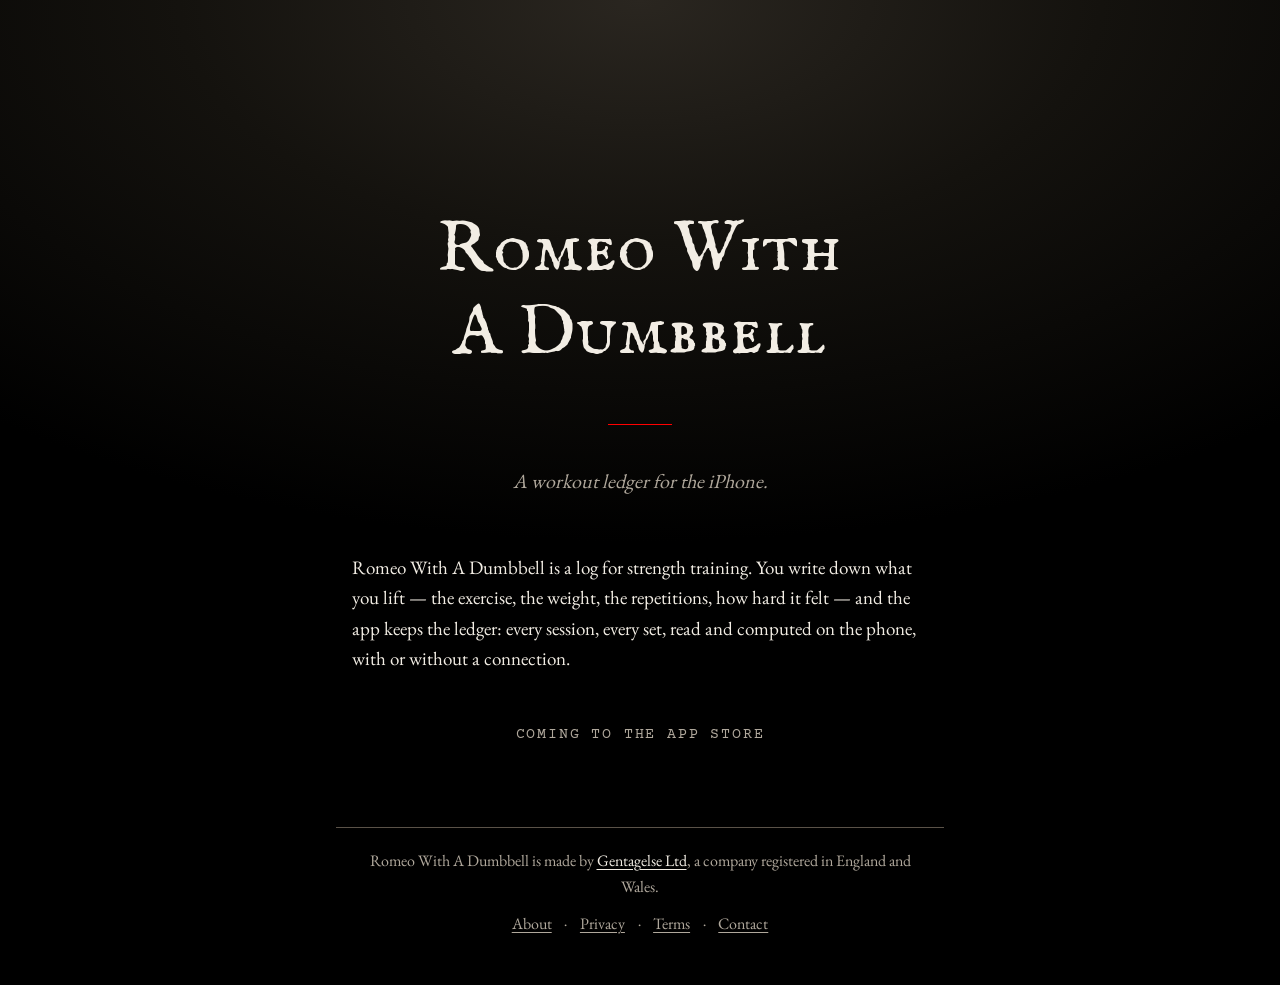
<file: index.html>
<!doctype html>
<html lang="en">
<head>
<meta charset="utf-8">
<meta name="viewport" content="width=device-width, initial-scale=1">
<title>Romeo With A Dumbbell</title>
<meta name="description" content="A workout ledger for the iPhone, by Gentagelse Ltd. Logged, read and computed on the phone. Silence is a feature.">
<meta property="og:title" content="Romeo With A Dumbbell">
<meta property="og:description" content="A workout ledger for the iPhone. Logged, read and computed on the phone. Silence is a feature.">
<meta name="theme-color" content="#000000">
<link rel="icon" href="/favicon.svg" type="image/svg+xml">
<link rel="preload" href="/fonts/IMFellEnglishSC.woff2" as="font" type="font/woff2" crossorigin>
<link rel="preload" href="/fonts/EBGaramond.woff2" as="font" type="font/woff2" crossorigin>
<link rel="stylesheet" href="/style.css">
</head>
<body>
<main>
  <h1 class="masthead">Romeo With A&nbsp;Dumbbell</h1>
  <hr class="rule">
  <p class="lede">A workout ledger for the iPhone.</p>

  <section class="about-app">
    <p>Romeo With A Dumbbell is a log for strength training. You write down what you lift — the exercise, the weight, the repetitions, how hard it felt — and the app keeps the ledger: every session, every set, read and computed on the phone, with or without a connection.</p>
  </section>

  <!-- HELD UNTIL LAUNCH: the screenshots and "What it does". To bring both back, delete this line and the "END HELD UNTIL LAUNCH" line below.
  <section class="shots" aria-label="Screenshots">
    <figure>
      <img src="/images/body.jpg" width="640" height="1385" alt="The Body page: the week's muscles drawn on two figures behind police tape, and two observations beneath them." loading="eager">
      <figcaption>The week on the body, and what the ledger has to say about it.</figcaption>
    </figure>
    <figure>
      <img src="/images/routine.jpg" width="640" height="1385" alt="The Routine page: the week's sessions set out as a court order of commitment, day by day." loading="lazy">
      <figcaption>The routine, served as a court order.</figcaption>
    </figure>
    <figure>
      <img src="/images/history.jpg" width="640" height="1385" alt="The History page: a chart of sets over time for all muscles, over a skyline at night." loading="lazy">
      <figcaption>Sets over time, for any muscle or all of them.</figcaption>
    </figure>
    <figure>
      <img src="/images/journal.jpg" width="640" height="1385" alt="The Journal page: an open notebook on the front seat of a car, the city below." loading="lazy">
      <figcaption>The journal.</figcaption>
    </figure>
  </section>

  <section class="facts">
    <h2>What it does</h2>
    <ul>
      <li><strong>Log.</strong> Templates, supersets, a rest timer, and a suggested weight and repetitions for each set, worked out from what you lifted last time. Kilos or pounds.</li>
      <li><strong>Routine.</strong> Plan the week. The app says what was done, what was missed, and what comes next.</li>
      <li><strong>History.</strong> Every session by day, and a chart of sets over time for any muscle.</li>
      <li><strong>Insights.</strong> Observations about your training, from your own numbers. Silence is a feature: they say nothing until they have earned the right to.</li>
      <li><strong>Periodisation.</strong> Training blocks with a deload at the end, and a generated programme for someone who needs one.</li>
      <li><strong>Journal.</strong> Pages of your own, written freely or under a prompt, locked with Face ID if you like.</li>
      <li><strong>Import.</strong> Bring your history in from Strong, Hevy and other apps’ exports, and take it out again as a CSV file at any time.</li>
      <li><strong>Backup.</strong> An account exists for one reason: your workouts back up to your own private folder after every save. Body measurements only if you say so.</li>
      <li><strong>Nothing else.</strong> No ads. Nothing sold. Nothing tracked across other apps or sites.</li>
    </ul>
  </section>
  END HELD UNTIL LAUNCH -->

  <p class="soon">Coming to the App Store</p>
</main>
<footer>
  <p class="company">Romeo With A Dumbbell is made by <a href="/about">Gentagelse Ltd</a>, a company registered in England and Wales.</p>
  <nav><a href="/about">About</a> · <a href="/privacy">Privacy</a> · <a href="/terms">Terms</a> · <a href="mailto:contact@romeolifts.com">Contact</a></nav>
</footer>
</body>
</html>
</file>
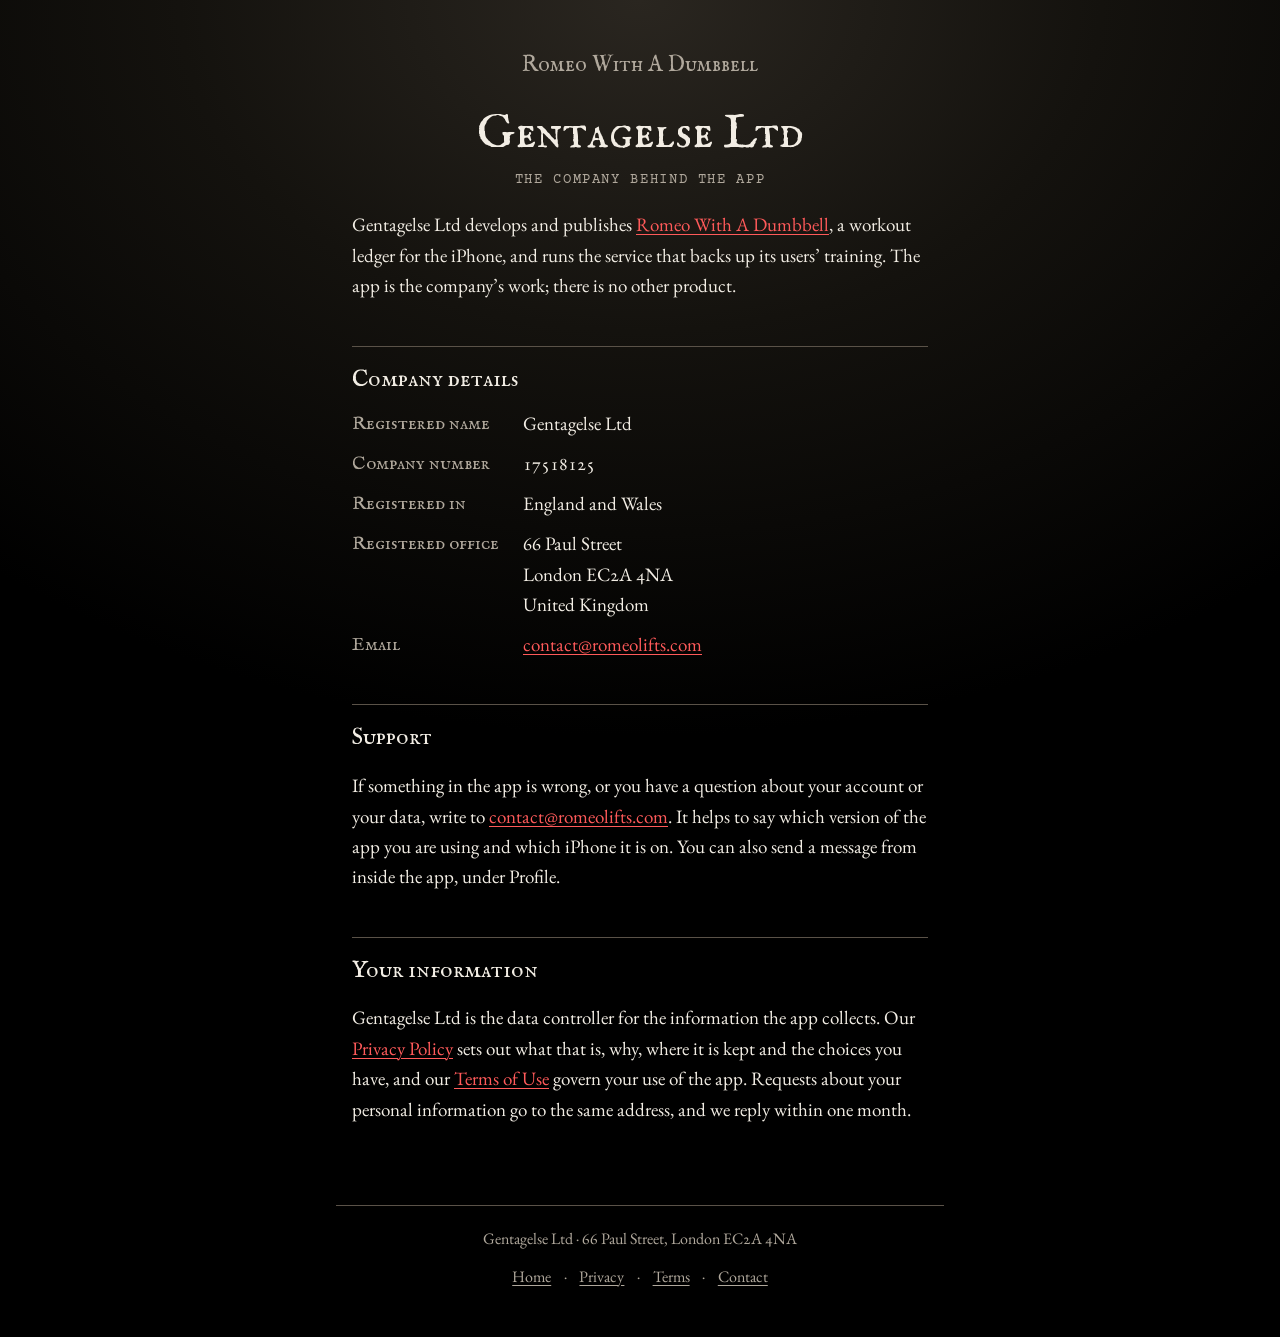
<file: about.html>
<!doctype html>
<html lang="en">
<head>
<meta charset="utf-8">
<meta name="viewport" content="width=device-width, initial-scale=1">
<title>About — Gentagelse Ltd</title>
<meta name="description" content="Gentagelse Ltd, the company behind Romeo With A Dumbbell: company details, registered office and how to reach us.">
<meta name="theme-color" content="#000000">
<link rel="icon" href="/favicon.svg" type="image/svg+xml">
<link rel="preload" href="/fonts/IMFellEnglishSC.woff2" as="font" type="font/woff2" crossorigin>
<link rel="preload" href="/fonts/EBGaramond.woff2" as="font" type="font/woff2" crossorigin>
<link rel="stylesheet" href="/style.css">
</head>
<body>
<main class="doc">
  <a class="masthead-small" href="/">Romeo With A Dumbbell</a>
  <h1>Gentagelse Ltd</h1>
  <p class="dated">The company behind the app</p>

  <p>Gentagelse Ltd develops and publishes <a href="/">Romeo With A Dumbbell</a>, a workout ledger for the iPhone, and runs the service that backs up its users’ training. The app is the company’s work; there is no other product.</p>

  <h2>Company details</h2>
  <dl class="details">
    <dt>Registered name</dt>
    <dd>Gentagelse Ltd</dd>
    <dt>Company number</dt>
    <dd>17518125</dd>
    <dt>Registered in</dt>
    <dd>England and Wales</dd>
    <dt>Registered office</dt>
    <dd>66 Paul Street<br>London EC2A 4NA<br>United Kingdom</dd>
    <dt>Email</dt>
    <dd><a href="mailto:contact@romeolifts.com">contact@romeolifts.com</a></dd>
  </dl>

  <h2>Support</h2>
  <p>If something in the app is wrong, or you have a question about your account or your data, write to <a href="mailto:contact@romeolifts.com">contact@romeolifts.com</a>. It helps to say which version of the app you are using and which iPhone it is on. You can also send a message from inside the app, under Profile.</p>

  <h2>Your information</h2>
  <p>Gentagelse Ltd is the data controller for the information the app collects. Our <a href="/privacy">Privacy Policy</a> sets out what that is, why, where it is kept and the choices you have, and our <a href="/terms">Terms of Use</a> govern your use of the app. Requests about your personal information go to the same address, and we reply within one month.</p>
</main>
<footer>
  <p class="company">Gentagelse Ltd · 66 Paul Street, London EC2A 4NA</p>
  <nav><a href="/">Home</a> · <a href="/privacy">Privacy</a> · <a href="/terms">Terms</a> · <a href="mailto:contact@romeolifts.com">Contact</a></nav>
</footer>
</body>
</html>
</file>
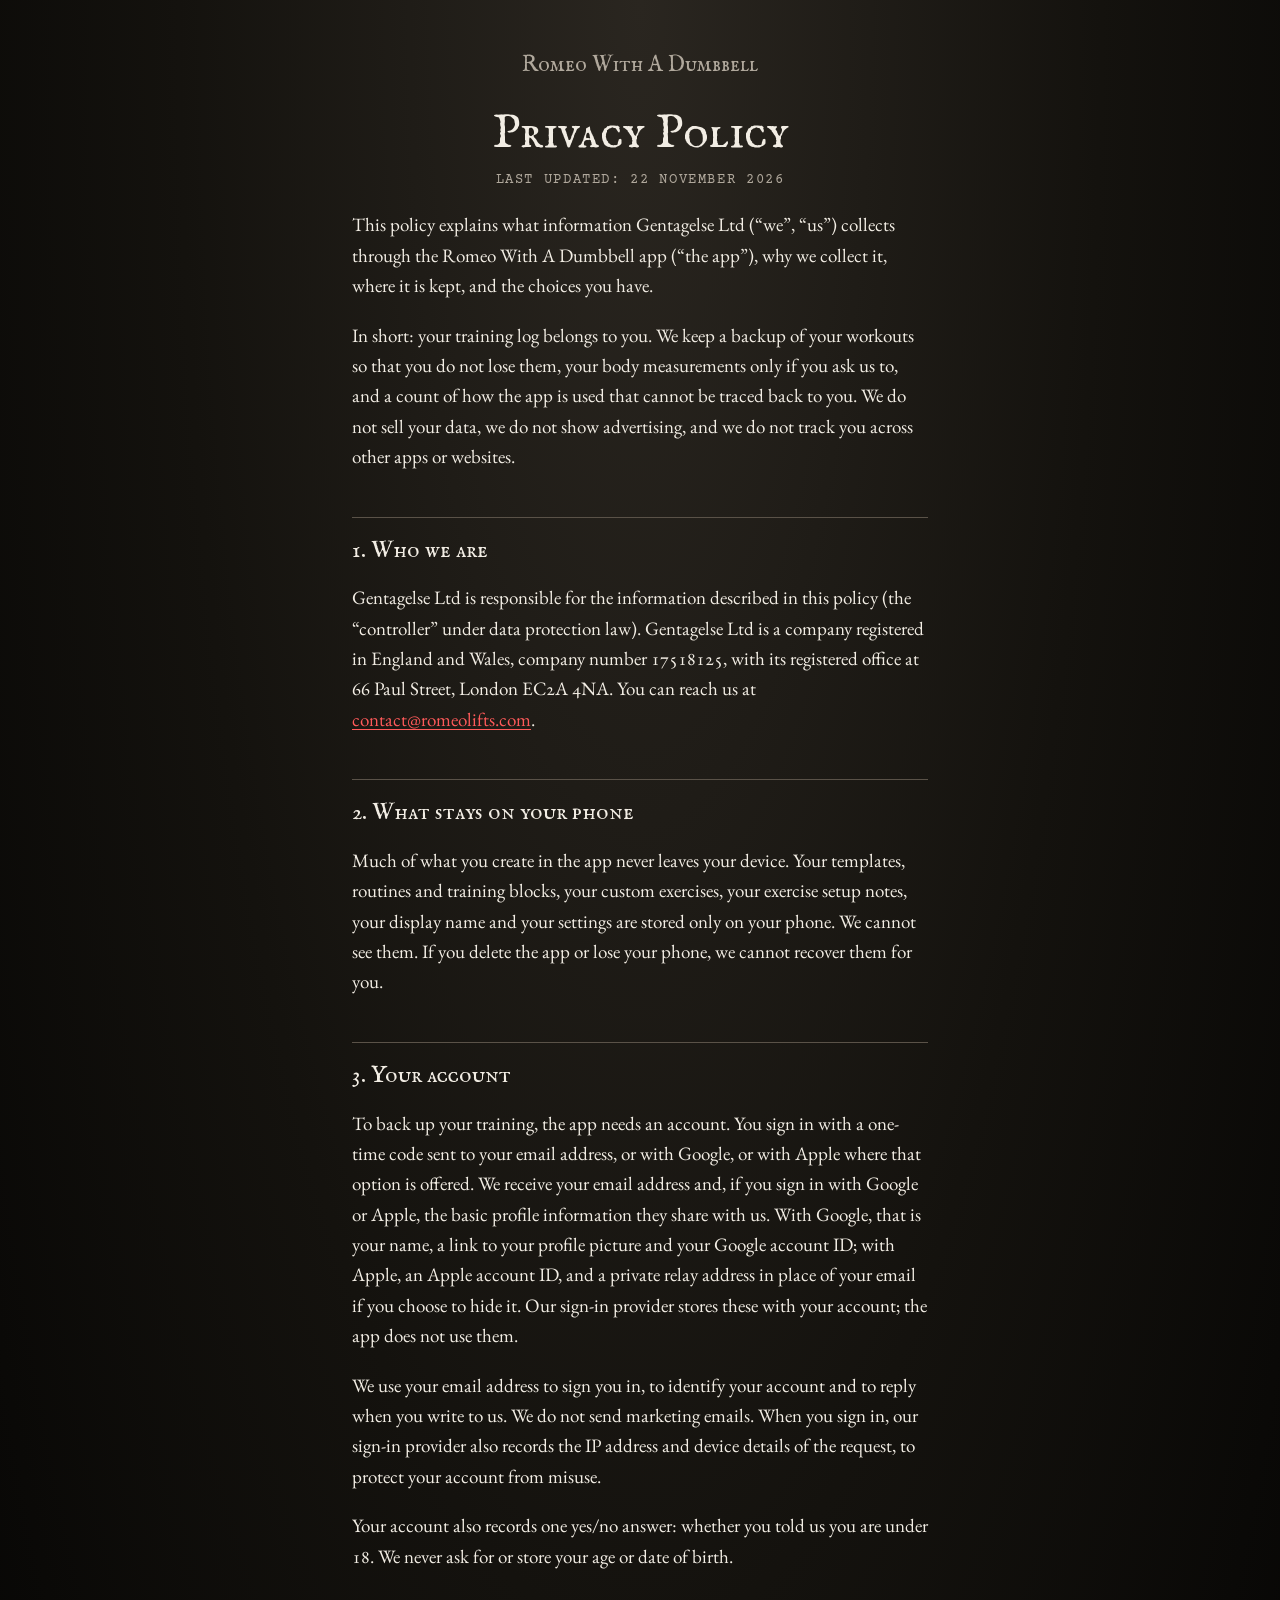
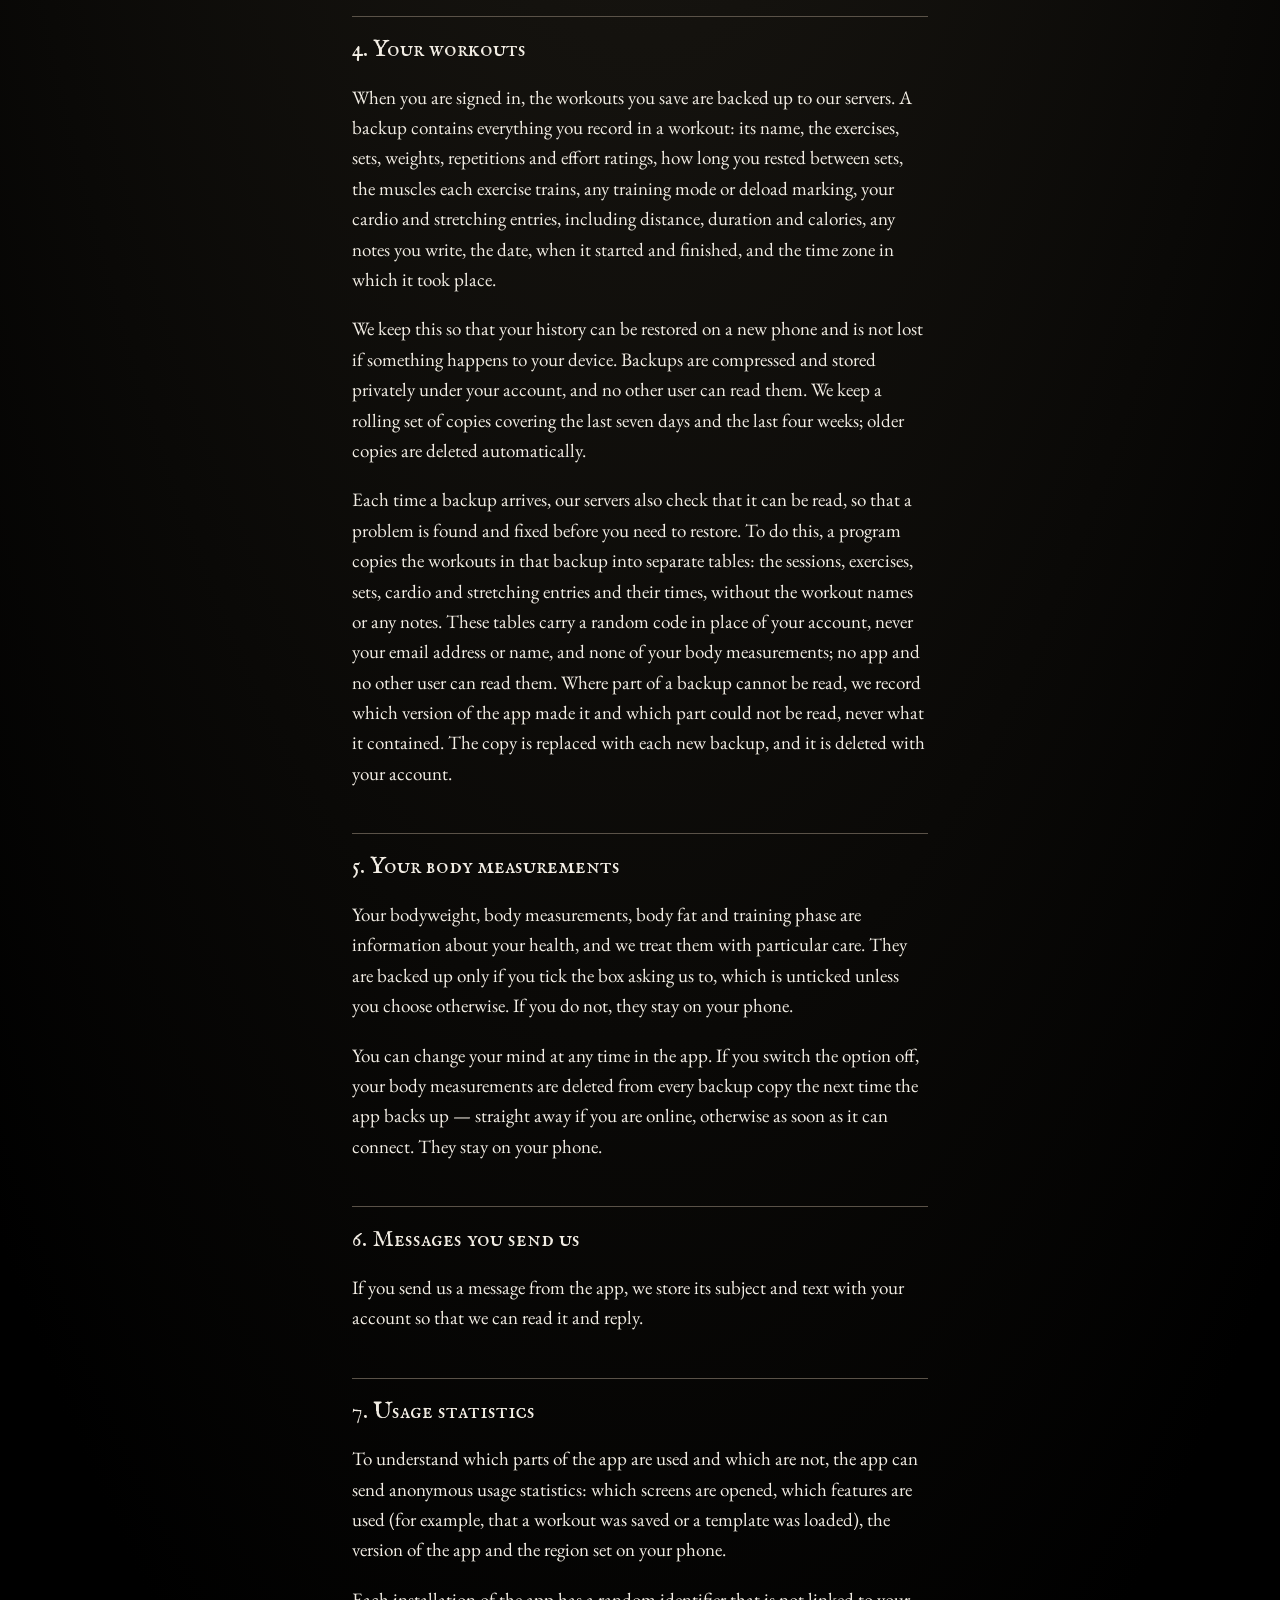
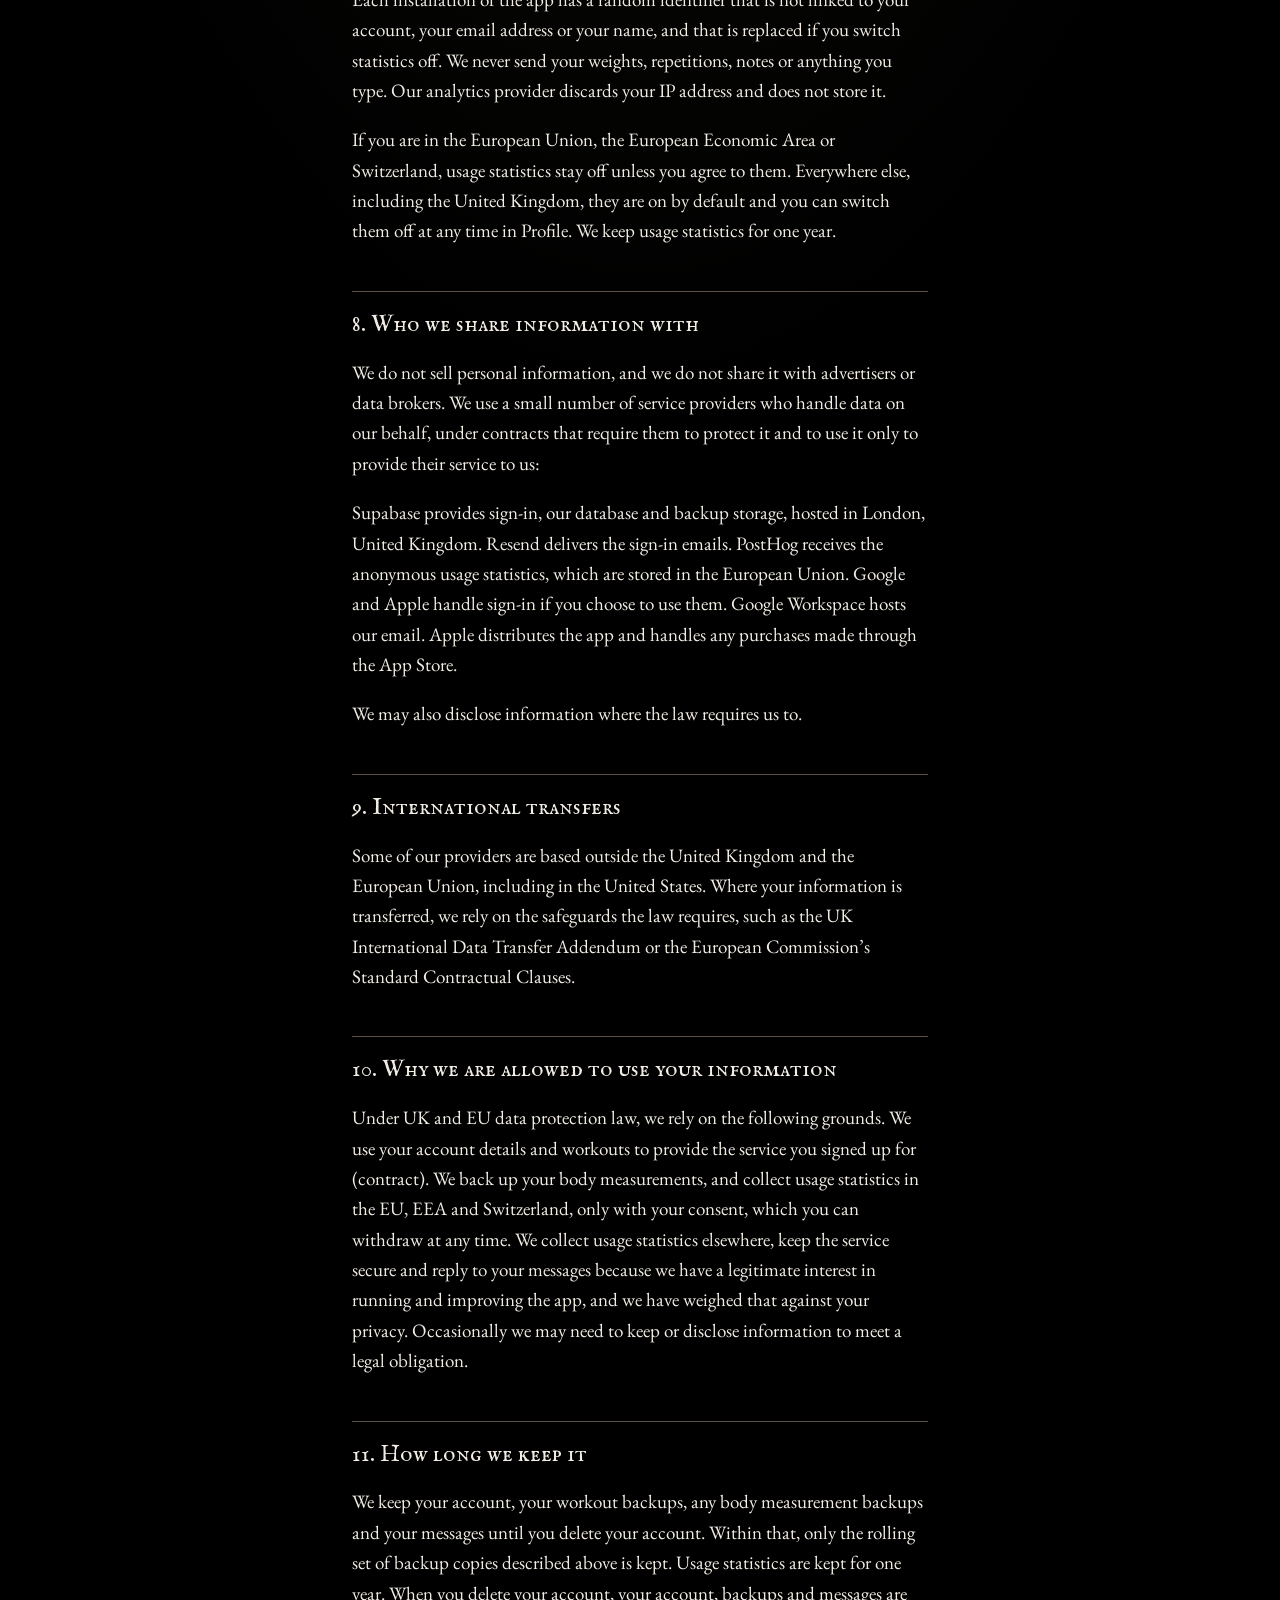
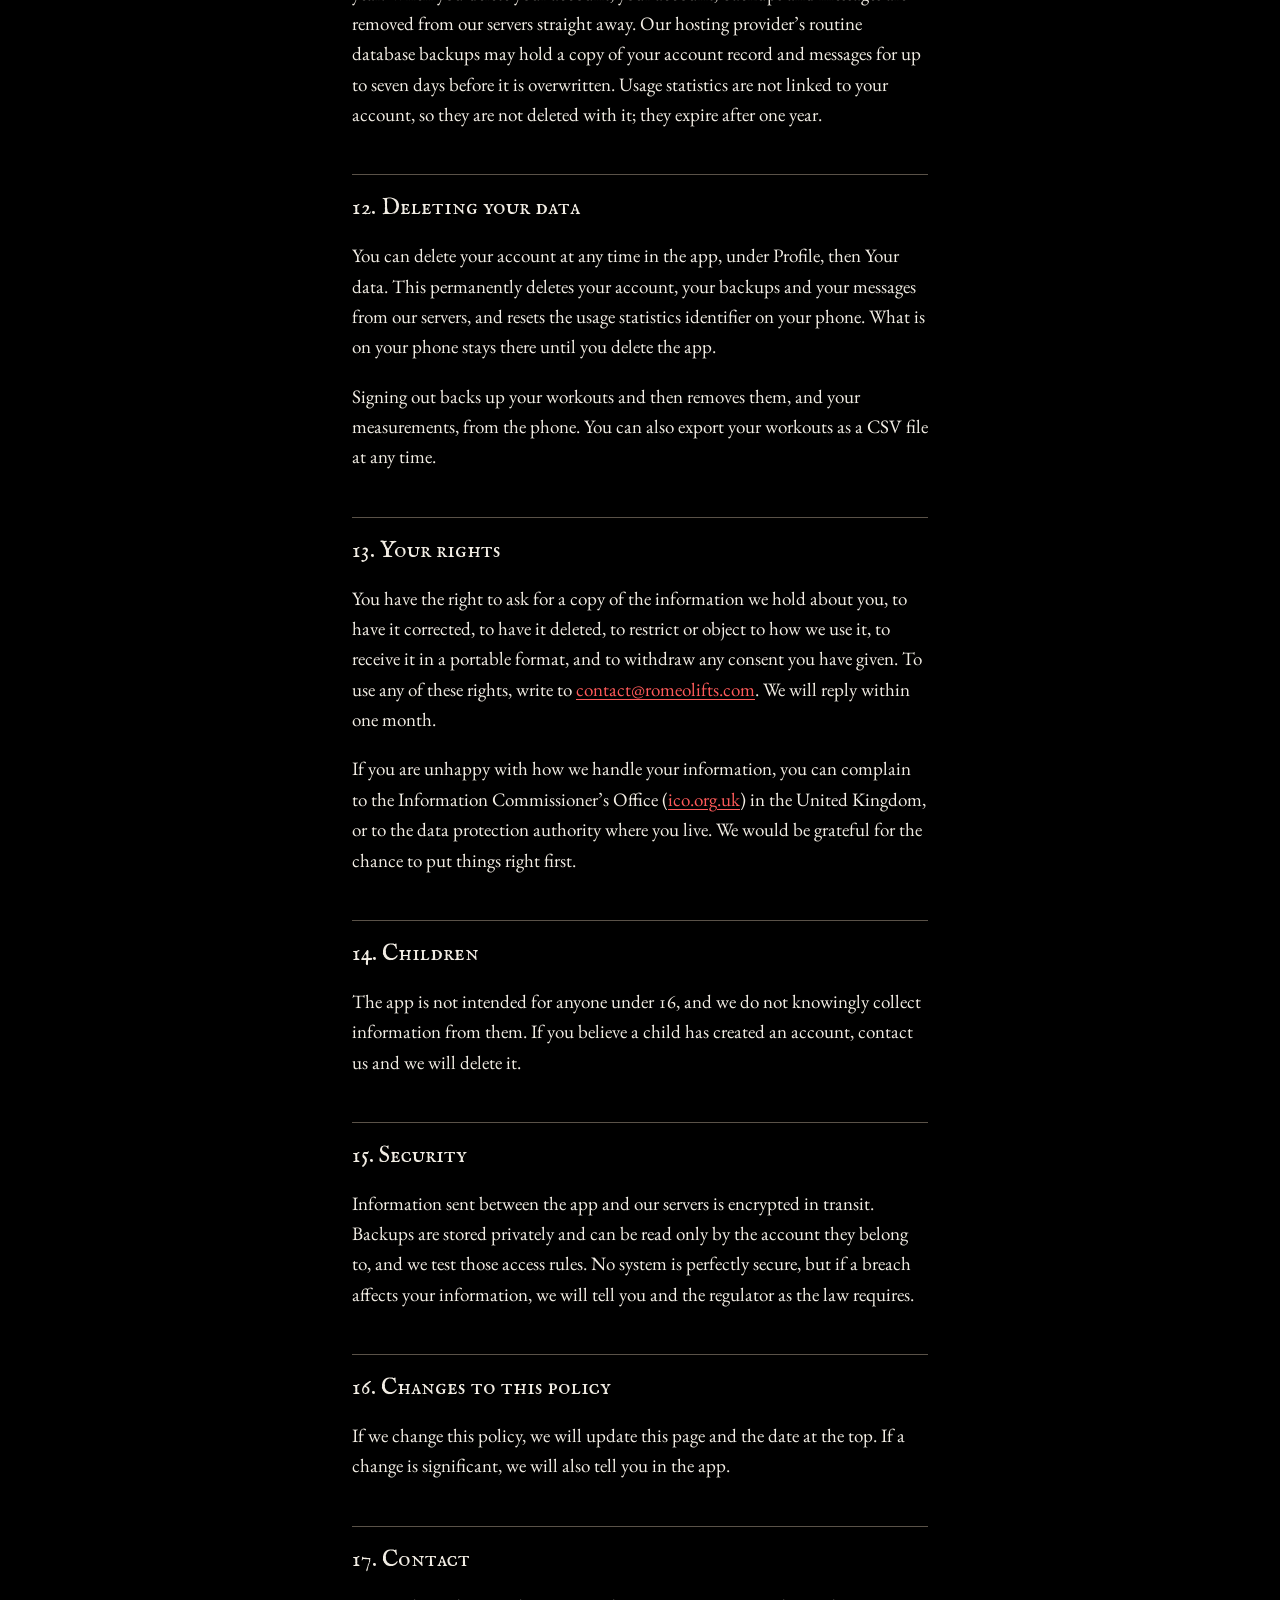
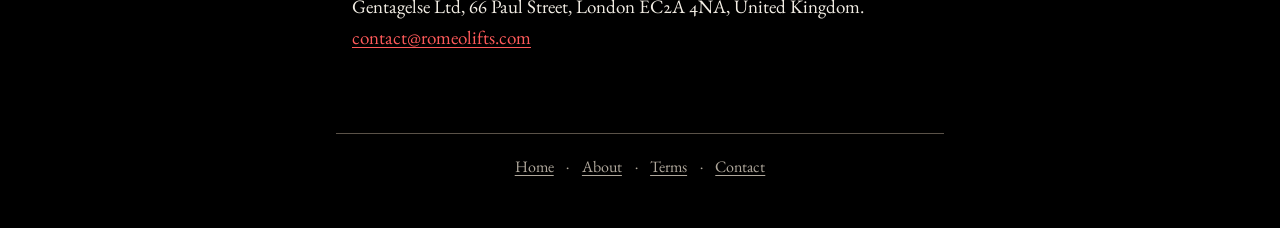
<file: privacy.html>
<!doctype html>
<html lang="en">
<head>
<meta charset="utf-8">
<meta name="viewport" content="width=device-width, initial-scale=1">
<title>Privacy Policy — Romeo With A Dumbbell</title>
<meta name="description" content="What Romeo With A Dumbbell collects, why, where it is kept, and the choices you have.">
<meta name="theme-color" content="#000000">
<link rel="icon" href="/favicon.svg" type="image/svg+xml">
<link rel="preload" href="/fonts/IMFellEnglishSC.woff2" as="font" type="font/woff2" crossorigin>
<link rel="preload" href="/fonts/EBGaramond.woff2" as="font" type="font/woff2" crossorigin>
<link rel="stylesheet" href="/style.css">
</head>
<body>
<main class="doc">
  <a class="masthead-small" href="/">Romeo With A Dumbbell</a>
  <h1>Privacy Policy</h1>
  <p class="dated">Last updated: 22 November 2026</p>
  <p>This policy explains what information Gentagelse Ltd (“we”, “us”) collects through the Romeo With A Dumbbell app (“the app”), why we collect it, where it is kept, and the choices you have.</p>
  <p>In short: your training log belongs to you. We keep a backup of your workouts so that you do not lose them, your body measurements only if you ask us to, and a count of how the app is used that cannot be traced back to you. We do not sell your data, we do not show advertising, and we do not track you across other apps or websites.</p>
  <h2>1. Who we are</h2>
  <p>Gentagelse Ltd is responsible for the information described in this policy (the “controller” under data protection law). Gentagelse Ltd is a company registered in England and Wales, company number 17518125, with its registered office at 66 Paul Street, London EC2A 4NA. You can reach us at <a href="mailto:contact@romeolifts.com">contact@romeolifts.com</a>.</p>
  <h2>2. What stays on your phone</h2>
  <p>Much of what you create in the app never leaves your device. Your templates, routines and training blocks, your custom exercises, your exercise setup notes, your display name and your settings are stored only on your phone. We cannot see them. If you delete the app or lose your phone, we cannot recover them for you.</p>
  <h2>3. Your account</h2>
  <p>To back up your training, the app needs an account. You sign in with a one-time code sent to your email address, or with Google, or with Apple where that option is offered. We receive your email address and, if you sign in with Google or Apple, the basic profile information they share with us. With Google, that is your name, a link to your profile picture and your Google account ID; with Apple, an Apple account ID, and a private relay address in place of your email if you choose to hide it. Our sign-in provider stores these with your account; the app does not use them.</p>
  <p>We use your email address to sign you in, to identify your account and to reply when you write to us. We do not send marketing emails. When you sign in, our sign-in provider also records the IP address and device details of the request, to protect your account from misuse.</p>
  <p>Your account also records one yes/no answer: whether you told us you are under 18. We never ask for or store your age or date of birth.</p>
  <h2>4. Your workouts</h2>
  <p>When you are signed in, the workouts you save are backed up to our servers. A backup contains everything you record in a workout: its name, the exercises, sets, weights, repetitions and effort ratings, how long you rested between sets, the muscles each exercise trains, any training mode or deload marking, your cardio and stretching entries, including distance, duration and calories, any notes you write, the date, when it started and finished, and the time zone in which it took place.</p>
  <p>We keep this so that your history can be restored on a new phone and is not lost if something happens to your device. Backups are compressed and stored privately under your account, and no other user can read them. We keep a rolling set of copies covering the last seven days and the last four weeks; older copies are deleted automatically.</p>
  <p>Each time a backup arrives, our servers also check that it can be read, so that a problem is found and fixed before you need to restore. To do this, a program copies the workouts in that backup into separate tables: the sessions, exercises, sets, cardio and stretching entries and their times, without the workout names or any notes. These tables carry a random code in place of your account, never your email address or name, and none of your body measurements; no app and no other user can read them. Where part of a backup cannot be read, we record which version of the app made it and which part could not be read, never what it contained. The copy is replaced with each new backup, and it is deleted with your account.</p>
  <h2>5. Your body measurements</h2>
  <p>Your bodyweight, body measurements, body fat and training phase are information about your health, and we treat them with particular care. They are backed up only if you tick the box asking us to, which is unticked unless you choose otherwise. If you do not, they stay on your phone.</p>
  <p>You can change your mind at any time in the app. If you switch the option off, your body measurements are deleted from every backup copy the next time the app backs up — straight away if you are online, otherwise as soon as it can connect. They stay on your phone.</p>
  <h2>6. Messages you send us</h2>
  <p>If you send us a message from the app, we store its subject and text with your account so that we can read it and reply.</p>
  <h2>7. Usage statistics</h2>
  <p>To understand which parts of the app are used and which are not, the app can send anonymous usage statistics: which screens are opened, which features are used (for example, that a workout was saved or a template was loaded), the version of the app and the region set on your phone.</p>
  <p>Each installation of the app has a random identifier that is not linked to your account, your email address or your name, and that is replaced if you switch statistics off. We never send your weights, repetitions, notes or anything you type. Our analytics provider discards your IP address and does not store it.</p>
  <p>If you are in the European Union, the European Economic Area or Switzerland, usage statistics stay off unless you agree to them. Everywhere else, including the United Kingdom, they are on by default and you can switch them off at any time in Profile. We keep usage statistics for one year.</p>
  <h2>8. Who we share information with</h2>
  <p>We do not sell personal information, and we do not share it with advertisers or data brokers. We use a small number of service providers who handle data on our behalf, under contracts that require them to protect it and to use it only to provide their service to us:</p>
  <p>Supabase provides sign-in, our database and backup storage, hosted in London, United Kingdom. Resend delivers the sign-in emails. PostHog receives the anonymous usage statistics, which are stored in the European Union. Google and Apple handle sign-in if you choose to use them. Google Workspace hosts our email. Apple distributes the app and handles any purchases made through the App Store.</p>
  <p>We may also disclose information where the law requires us to.</p>
  <h2>9. International transfers</h2>
  <p>Some of our providers are based outside the United Kingdom and the European Union, including in the United States. Where your information is transferred, we rely on the safeguards the law requires, such as the UK International Data Transfer Addendum or the European Commission’s Standard Contractual Clauses.</p>
  <h2>10. Why we are allowed to use your information</h2>
  <p>Under UK and EU data protection law, we rely on the following grounds. We use your account details and workouts to provide the service you signed up for (contract). We back up your body measurements, and collect usage statistics in the EU, EEA and Switzerland, only with your consent, which you can withdraw at any time. We collect usage statistics elsewhere, keep the service secure and reply to your messages because we have a legitimate interest in running and improving the app, and we have weighed that against your privacy. Occasionally we may need to keep or disclose information to meet a legal obligation.</p>
  <h2>11. How long we keep it</h2>
  <p>We keep your account, your workout backups, any body measurement backups and your messages until you delete your account. Within that, only the rolling set of backup copies described above is kept. Usage statistics are kept for one year. When you delete your account, your account, backups and messages are removed from our servers straight away. Our hosting provider’s routine database backups may hold a copy of your account record and messages for up to seven days before it is overwritten. Usage statistics are not linked to your account, so they are not deleted with it; they expire after one year.</p>
  <h2>12. Deleting your data</h2>
  <p>You can delete your account at any time in the app, under Profile, then Your data. This permanently deletes your account, your backups and your messages from our servers, and resets the usage statistics identifier on your phone. What is on your phone stays there until you delete the app.</p>
  <p>Signing out backs up your workouts and then removes them, and your measurements, from the phone. You can also export your workouts as a CSV file at any time.</p>
  <h2>13. Your rights</h2>
  <p>You have the right to ask for a copy of the information we hold about you, to have it corrected, to have it deleted, to restrict or object to how we use it, to receive it in a portable format, and to withdraw any consent you have given. To use any of these rights, write to <a href="mailto:contact@romeolifts.com">contact@romeolifts.com</a>. We will reply within one month.</p>
  <p>If you are unhappy with how we handle your information, you can complain to the Information Commissioner’s Office (<a href="https://ico.org.uk/make-a-complaint/">ico.org.uk</a>) in the United Kingdom, or to the data protection authority where you live. We would be grateful for the chance to put things right first.</p>
  <h2>14. Children</h2>
  <p>The app is not intended for anyone under 16, and we do not knowingly collect information from them. If you believe a child has created an account, contact us and we will delete it.</p>
  <h2>15. Security</h2>
  <p>Information sent between the app and our servers is encrypted in transit. Backups are stored privately and can be read only by the account they belong to, and we test those access rules. No system is perfectly secure, but if a breach affects your information, we will tell you and the regulator as the law requires.</p>
  <h2>16. Changes to this policy</h2>
  <p>If we change this policy, we will update this page and the date at the top. If a change is significant, we will also tell you in the app.</p>
  <h2>17. Contact</h2>
  <p>Gentagelse Ltd, 66 Paul Street, London EC2A 4NA, United Kingdom.<br><a href="mailto:contact@romeolifts.com">contact@romeolifts.com</a></p>
</main>
<footer>
  <nav><a href="/">Home</a> · <a href="/about">About</a> · <a href="/terms">Terms</a> · <a href="mailto:contact@romeolifts.com">Contact</a></nav>
</footer>
</body>
</html>
</file>
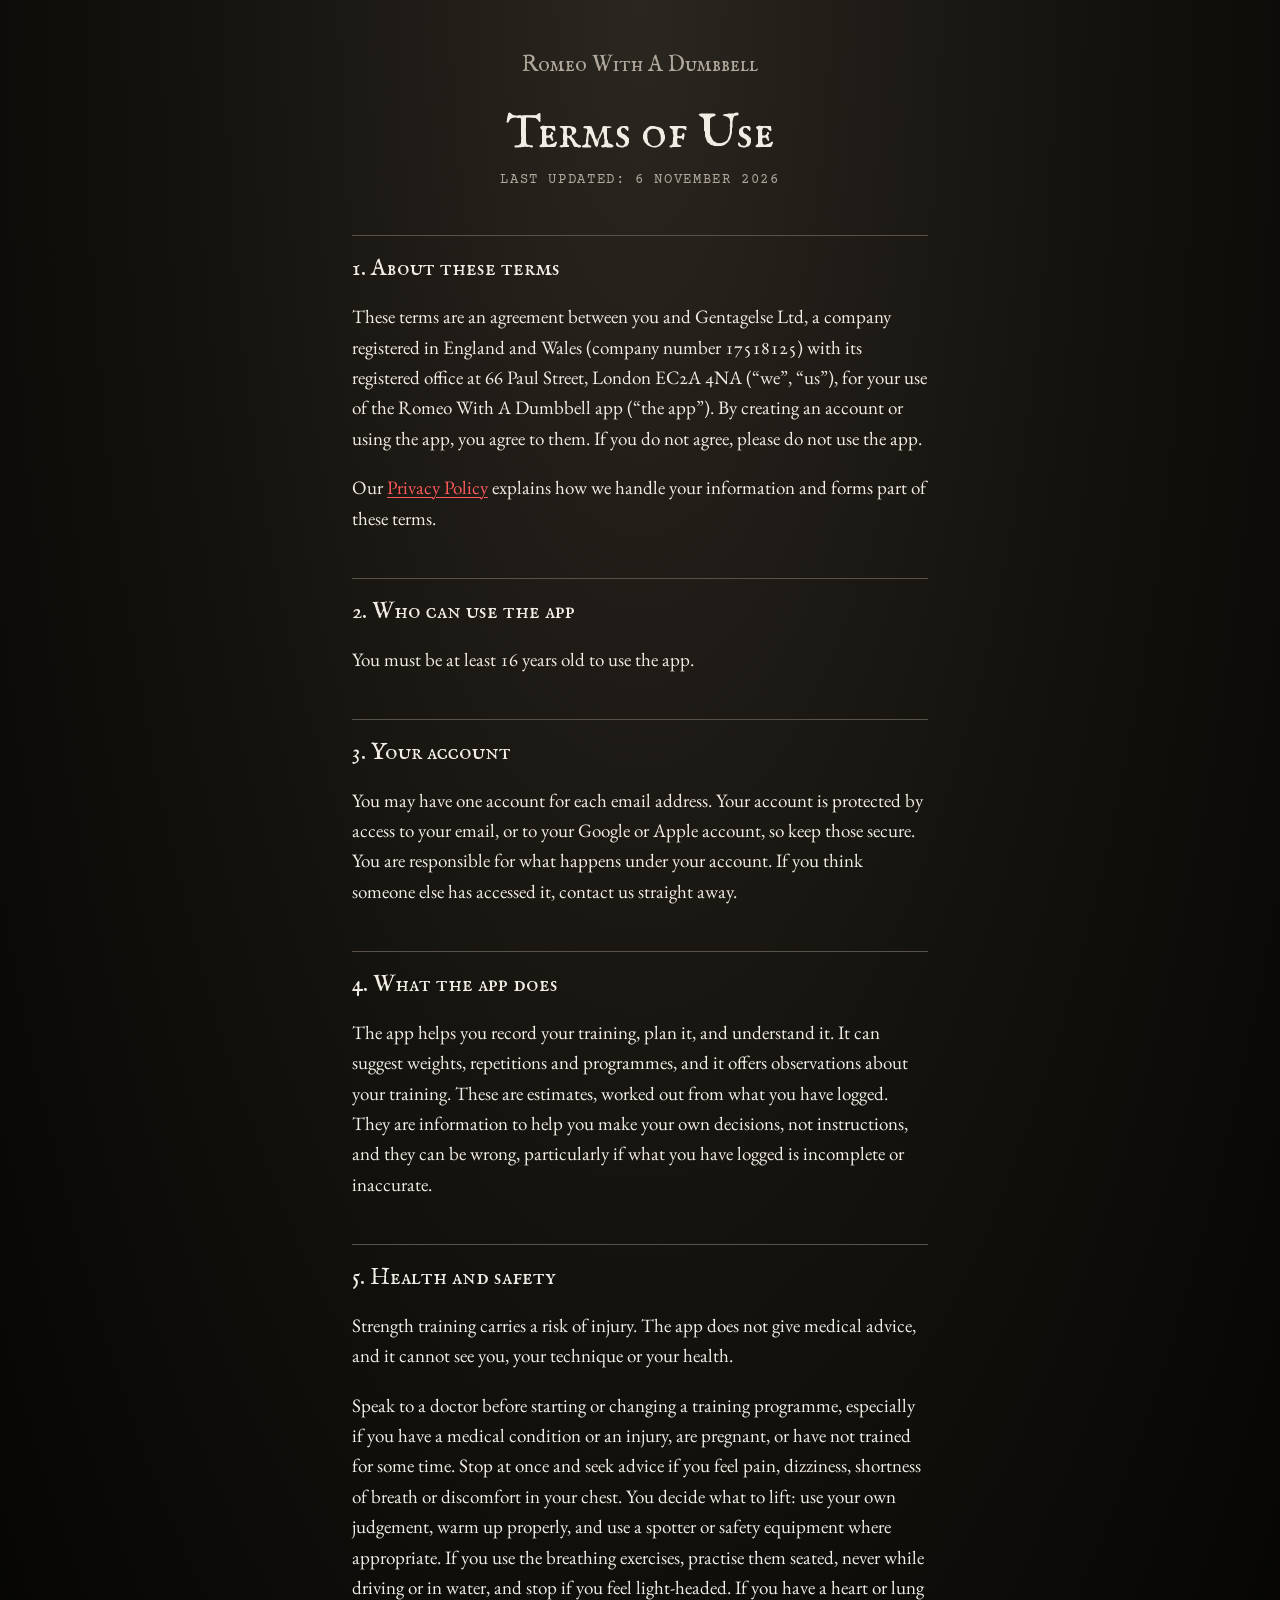
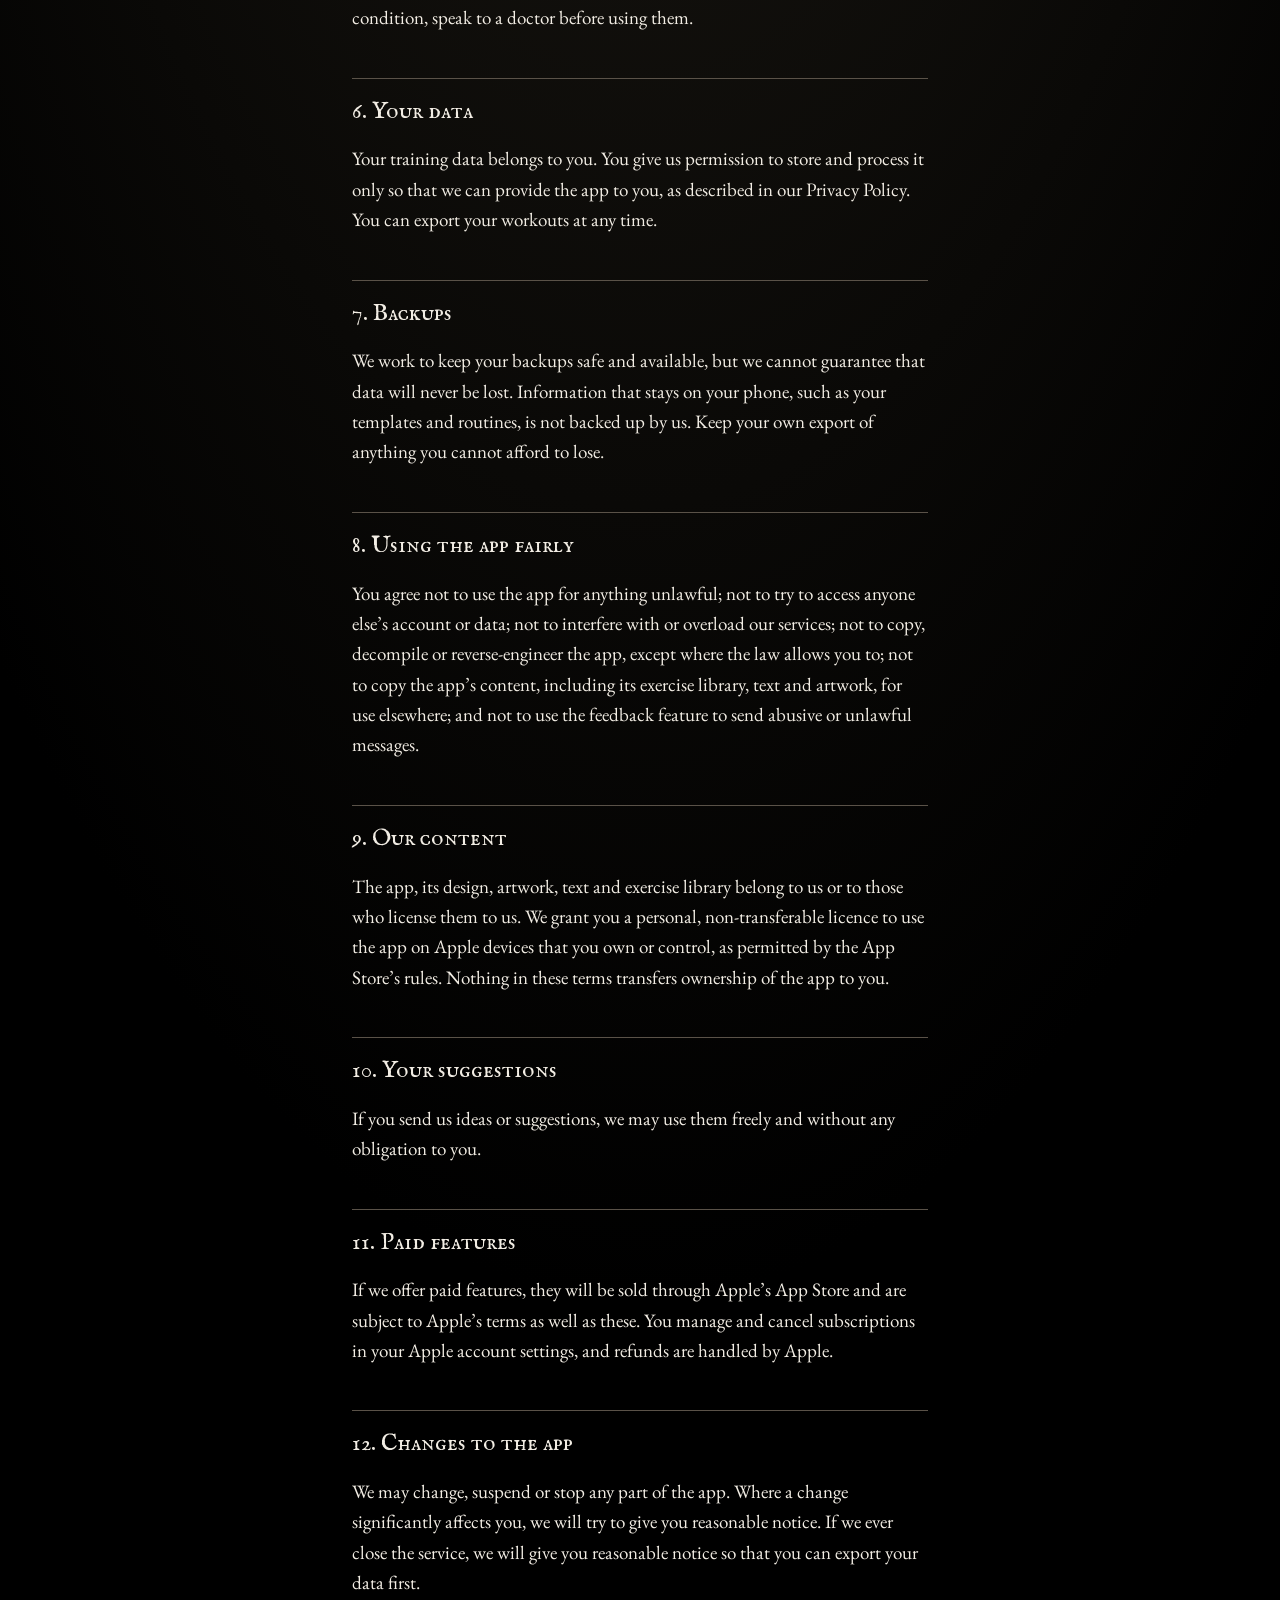
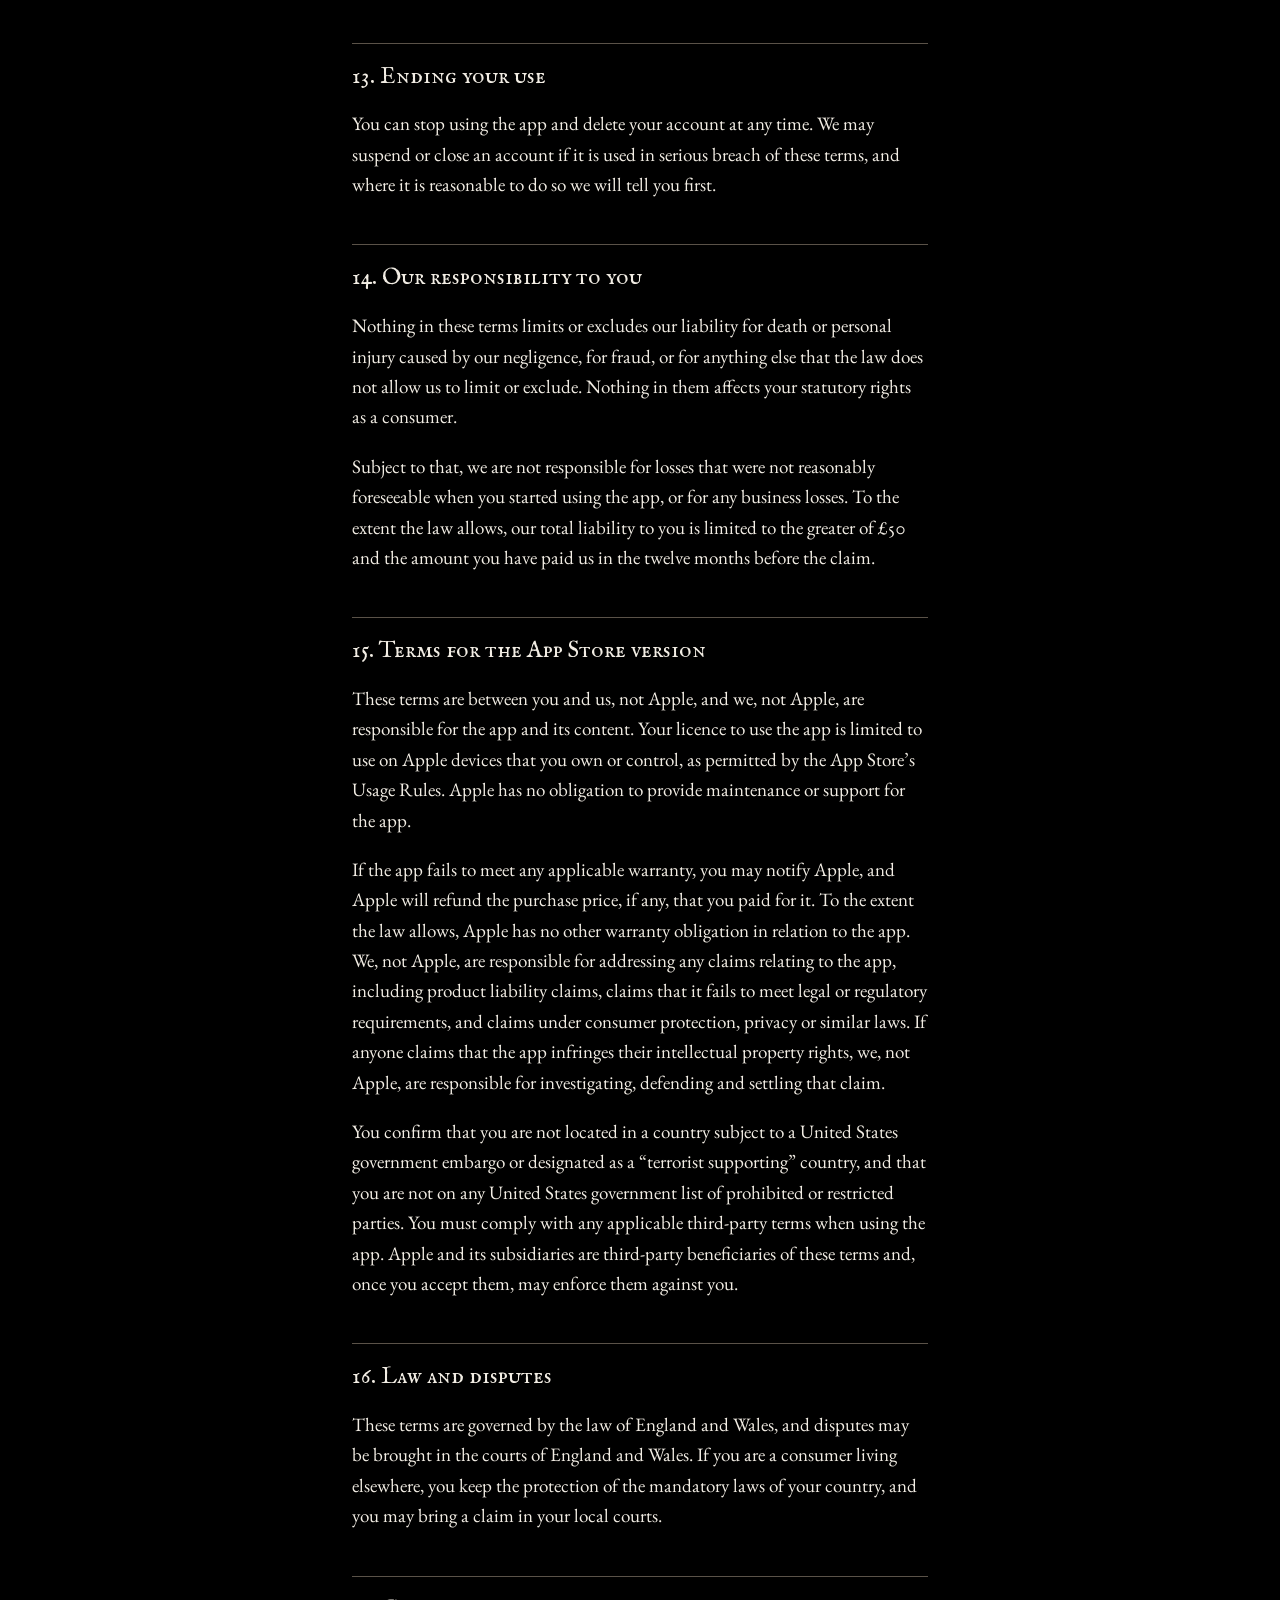
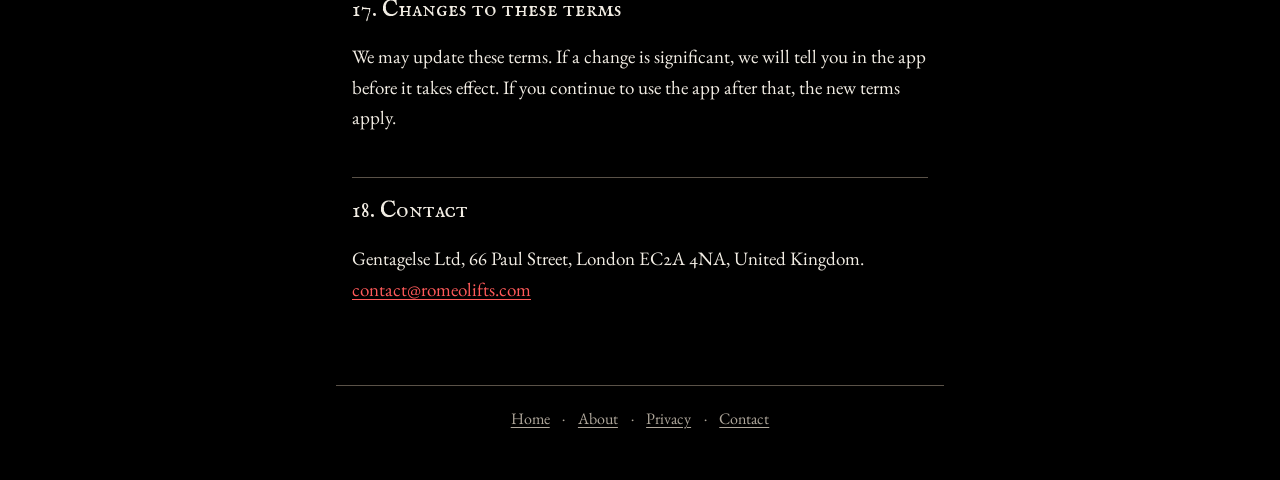
<file: terms.html>
<!doctype html>
<html lang="en">
<head>
<meta charset="utf-8">
<meta name="viewport" content="width=device-width, initial-scale=1">
<title>Terms of Use — Romeo With A Dumbbell</title>
<meta name="description" content="The terms for using Romeo With A Dumbbell.">
<meta name="theme-color" content="#000000">
<link rel="icon" href="/favicon.svg" type="image/svg+xml">
<link rel="preload" href="/fonts/IMFellEnglishSC.woff2" as="font" type="font/woff2" crossorigin>
<link rel="preload" href="/fonts/EBGaramond.woff2" as="font" type="font/woff2" crossorigin>
<link rel="stylesheet" href="/style.css">
</head>
<body>
<main class="doc">
  <a class="masthead-small" href="/">Romeo With A Dumbbell</a>
  <h1>Terms of Use</h1>
  <p class="dated">Last updated: 6 November 2026</p>
  <h2>1. About these terms</h2>
  <p>These terms are an agreement between you and Gentagelse Ltd, a company registered in England and Wales (company number 17518125) with its registered office at 66 Paul Street, London EC2A 4NA (“we”, “us”), for your use of the Romeo With A Dumbbell app (“the app”). By creating an account or using the app, you agree to them. If you do not agree, please do not use the app.</p>
  <p>Our <a href="/privacy">Privacy Policy</a> explains how we handle your information and forms part of these terms.</p>
  <h2>2. Who can use the app</h2>
  <p>You must be at least 16 years old to use the app.</p>
  <h2>3. Your account</h2>
  <p>You may have one account for each email address. Your account is protected by access to your email, or to your Google or Apple account, so keep those secure. You are responsible for what happens under your account. If you think someone else has accessed it, contact us straight away.</p>
  <h2>4. What the app does</h2>
  <p>The app helps you record your training, plan it, and understand it. It can suggest weights, repetitions and programmes, and it offers observations about your training. These are estimates, worked out from what you have logged. They are information to help you make your own decisions, not instructions, and they can be wrong, particularly if what you have logged is incomplete or inaccurate.</p>
  <h2>5. Health and safety</h2>
  <p>Strength training carries a risk of injury. The app does not give medical advice, and it cannot see you, your technique or your health.</p>
  <p>Speak to a doctor before starting or changing a training programme, especially if you have a medical condition or an injury, are pregnant, or have not trained for some time. Stop at once and seek advice if you feel pain, dizziness, shortness of breath or discomfort in your chest. You decide what to lift: use your own judgement, warm up properly, and use a spotter or safety equipment where appropriate. If you use the breathing exercises, practise them seated, never while driving or in water, and stop if you feel light-headed. If you have a heart or lung condition, speak to a doctor before using them.</p>
  <h2>6. Your data</h2>
  <p>Your training data belongs to you. You give us permission to store and process it only so that we can provide the app to you, as described in our Privacy Policy. You can export your workouts at any time.</p>
  <h2>7. Backups</h2>
  <p>We work to keep your backups safe and available, but we cannot guarantee that data will never be lost. Information that stays on your phone, such as your templates and routines, is not backed up by us. Keep your own export of anything you cannot afford to lose.</p>
  <h2>8. Using the app fairly</h2>
  <p>You agree not to use the app for anything unlawful; not to try to access anyone else’s account or data; not to interfere with or overload our services; not to copy, decompile or reverse-engineer the app, except where the law allows you to; not to copy the app’s content, including its exercise library, text and artwork, for use elsewhere; and not to use the feedback feature to send abusive or unlawful messages.</p>
  <h2>9. Our content</h2>
  <p>The app, its design, artwork, text and exercise library belong to us or to those who license them to us. We grant you a personal, non-transferable licence to use the app on Apple devices that you own or control, as permitted by the App Store’s rules. Nothing in these terms transfers ownership of the app to you.</p>
  <h2>10. Your suggestions</h2>
  <p>If you send us ideas or suggestions, we may use them freely and without any obligation to you.</p>
  <h2>11. Paid features</h2>
  <p>If we offer paid features, they will be sold through Apple’s App Store and are subject to Apple’s terms as well as these. You manage and cancel subscriptions in your Apple account settings, and refunds are handled by Apple.</p>
  <h2>12. Changes to the app</h2>
  <p>We may change, suspend or stop any part of the app. Where a change significantly affects you, we will try to give you reasonable notice. If we ever close the service, we will give you reasonable notice so that you can export your data first.</p>
  <h2>13. Ending your use</h2>
  <p>You can stop using the app and delete your account at any time. We may suspend or close an account if it is used in serious breach of these terms, and where it is reasonable to do so we will tell you first.</p>
  <h2>14. Our responsibility to you</h2>
  <p>Nothing in these terms limits or excludes our liability for death or personal injury caused by our negligence, for fraud, or for anything else that the law does not allow us to limit or exclude. Nothing in them affects your statutory rights as a consumer.</p>
  <p>Subject to that, we are not responsible for losses that were not reasonably foreseeable when you started using the app, or for any business losses. To the extent the law allows, our total liability to you is limited to the greater of £50 and the amount you have paid us in the twelve months before the claim.</p>
  <h2>15. Terms for the App Store version</h2>
  <p>These terms are between you and us, not Apple, and we, not Apple, are responsible for the app and its content. Your licence to use the app is limited to use on Apple devices that you own or control, as permitted by the App Store’s Usage Rules. Apple has no obligation to provide maintenance or support for the app.</p>
  <p>If the app fails to meet any applicable warranty, you may notify Apple, and Apple will refund the purchase price, if any, that you paid for it. To the extent the law allows, Apple has no other warranty obligation in relation to the app. We, not Apple, are responsible for addressing any claims relating to the app, including product liability claims, claims that it fails to meet legal or regulatory requirements, and claims under consumer protection, privacy or similar laws. If anyone claims that the app infringes their intellectual property rights, we, not Apple, are responsible for investigating, defending and settling that claim.</p>
  <p>You confirm that you are not located in a country subject to a United States government embargo or designated as a “terrorist supporting” country, and that you are not on any United States government list of prohibited or restricted parties. You must comply with any applicable third-party terms when using the app. Apple and its subsidiaries are third-party beneficiaries of these terms and, once you accept them, may enforce them against you.</p>
  <h2>16. Law and disputes</h2>
  <p>These terms are governed by the law of England and Wales, and disputes may be brought in the courts of England and Wales. If you are a consumer living elsewhere, you keep the protection of the mandatory laws of your country, and you may bring a claim in your local courts.</p>
  <h2>17. Changes to these terms</h2>
  <p>We may update these terms. If a change is significant, we will tell you in the app before it takes effect. If you continue to use the app after that, the new terms apply.</p>
  <h2>18. Contact</h2>
  <p>Gentagelse Ltd, 66 Paul Street, London EC2A 4NA, United Kingdom.<br><a href="mailto:contact@romeolifts.com">contact@romeolifts.com</a></p>
</main>
<footer>
  <nav><a href="/">Home</a> · <a href="/about">About</a> · <a href="/privacy">Privacy</a> · <a href="mailto:contact@romeolifts.com">Contact</a></nav>
</footer>
</body>
</html>
</file>
<file: style.css>
/* Romeo With A Dumbbell — the noir face (Sin), from the app's colour assets. */

@font-face {
  font-family: "Fell";
  src: url("/fonts/IMFellEnglishSC.woff2") format("woff2");
  font-display: swap;
}
@font-face {
  font-family: "Garamond";
  src: url("/fonts/EBGaramond.woff2") format("woff2");
  font-weight: 400 800;
  font-display: swap;
}
@font-face {
  font-family: "Courier Prime";
  src: url("/fonts/CourierPrime-Regular.woff2") format("woff2");
  font-display: swap;
}

:root {
  color-scheme: dark;
  --pool: #14120E;
  --stock: #000000;
  --ink: #F2EDE4;
  --muted: #B0A89C;
  --rule: #5A5248;
  --accent: #FF0000;
  --link: #FF5A5A;
}

* { box-sizing: border-box; }

html {
  background: var(--stock);
  -webkit-text-size-adjust: 100%;
}

body {
  margin: 0;
  min-height: 100vh;
  display: flow-root;
  color: var(--ink);
  background:
    radial-gradient(ellipse 80% 55% at 50% 0%, #2A2620 0%, var(--pool) 45%, var(--stock) 100%) no-repeat,
    var(--stock);
  font: 400 1.1875rem/1.6 "Garamond", Georgia, "Times New Roman", serif;
  font-variant-numeric: oldstyle-nums;
}

main, footer {
  max-width: 38rem;
  margin: 0 auto;
  padding: 0 16px;
}

a { color: var(--link); text-decoration-thickness: 1px; text-underline-offset: 3px; }
a:hover { color: var(--ink); }
a:focus-visible { outline: 2px solid var(--accent); outline-offset: 3px; }

h1, h2, h3, .masthead {
  font-family: "Fell", Georgia, serif;
  font-weight: 400;
  line-height: 1.15;
}

.masthead {
  display: block;
  padding-top: 18vh;
  font-size: clamp(2.6rem, 11vw, 4.5rem);
  letter-spacing: 0.01em;
  text-align: center;
  color: var(--ink);
  text-decoration: none;
}
.masthead-small {
  display: block;
  padding-top: 3rem;
  font-size: 1.35rem;
  text-align: center;
  color: var(--muted);
  text-decoration: none;
  font-family: "Fell", Georgia, serif;
}
.masthead-small:hover { color: var(--ink); }

.rule {
  width: 4rem;
  height: 1px;
  margin: 1.75rem auto 2.5rem;
  border: 0;
  background: var(--accent);
}

.lede {
  text-align: center;
  color: var(--muted);
  font-style: italic;
  font-size: 1.25rem;
  margin: 0 0 3.5rem;
}

/* The home page */
.about-app p { margin: 0 0 1.25em; }
.about-app p:last-child { margin-bottom: 0; }

.shots {
  display: grid;
  grid-auto-flow: column;
  grid-auto-columns: min(68vw, 16rem);
  gap: 1.25rem;
  margin: 3.5rem -16px 0;
  padding: 0.5rem 16px 1.25rem;
  overflow-x: auto;
  scroll-snap-type: x mandatory;
  scroll-padding: 16px;
  scrollbar-width: none;
}
.shots::-webkit-scrollbar { display: none; }
.shots figure { margin: 0; scroll-snap-align: start; }
.shots img {
  display: block;
  width: 100%;
  height: auto;
  border-radius: 1.6rem;
  border: 1px solid var(--rule);
  box-shadow: 0 1.5rem 3rem rgba(0, 0, 0, 0.6);
}
.shots figcaption {
  margin: 0.9rem 0.25rem 0;
  font-size: 0.95rem;
  line-height: 1.4;
  color: var(--muted);
  text-align: center;
}
@media (min-width: 58rem) {
  .shots {
    grid-auto-flow: row;
    grid-template-columns: repeat(4, 1fr);
    grid-auto-columns: auto;
    width: 56rem;
    margin-left: calc(50% - 28rem);
    margin-right: 0;
    padding-left: 0;
    padding-right: 0;
    overflow: visible;
  }
}

.facts {
  margin: 3.5rem 0 0;
  padding: 1.5rem 0 0;
  border-top: 1px solid var(--rule);
}
.facts h2 { font-size: 1.5rem; margin: 0 0 1rem; text-align: center; }
.facts ul { list-style: none; padding: 0; margin: 0; }
.facts li { padding: 0.55rem 0; border-bottom: 1px solid var(--rule); }
.facts li:last-child { border-bottom: 0; }
.facts strong { font-family: "Fell", Georgia, serif; font-weight: 400; }

.soon {
  margin: 3rem 0 0;
  text-align: center;
  font-family: "Courier Prime", "Courier New", monospace;
  font-size: 0.95rem;
  letter-spacing: 0.12em;
  text-transform: uppercase;
  color: var(--muted);
}

footer .company { margin: 0 0 0.75rem; font-size: 1rem; }
footer .company a { color: var(--ink); }

/* The about page */
.details {
  display: grid;
  grid-template-columns: max-content 1fr;
  column-gap: 1.5rem;
  row-gap: 0.6rem;
  margin: 1rem 0 0;
}
.details dt { font-family: "Fell", Georgia, serif; color: var(--muted); }
.details dd { margin: 0; }
@media (max-width: 24rem) {
  .details { grid-template-columns: 1fr; row-gap: 0.15rem; }
  .details dd { margin-bottom: 0.6rem; }
}

/* The legal pages */
.doc h1 { font-size: clamp(2.1rem, 8vw, 3rem); text-align: center; margin: 1.5rem 0 0.5rem; }
.dated {
  text-align: center;
  font-family: "Courier Prime", "Courier New", monospace;
  font-size: 0.85rem;
  letter-spacing: 0.12em;
  text-transform: uppercase;
  color: var(--muted);
  margin: 0;
}
.doc h2 {
  font-size: 1.45rem;
  margin: 2.75rem 0 0.75rem;
  padding-top: 1.25rem;
  border-top: 1px solid var(--rule);
}
.doc h3 { font-size: 1.15rem; margin: 1.75rem 0 0.5rem; color: var(--ink); }
.doc p, .doc li { hyphens: auto; -webkit-hyphens: auto; }
.doc a { hyphens: none; -webkit-hyphens: none; overflow-wrap: anywhere; }
.doc ul { padding-left: 1.2rem; }
.doc li { margin: 0.35rem 0; }
.doc li::marker { color: var(--accent); }
.doc strong { font-weight: 600; }

.short {
  margin: 2.5rem 0 0;
  padding: 1.25rem 1.25rem 0.5rem;
  border: 1px solid var(--rule);
  border-left: 2px solid var(--accent);
  background: rgba(0, 0, 0, 0.35);
}
.short h2 { border: 0; padding: 0; margin: 0 0 0.5rem; font-size: 1.25rem; }
.short ul { margin: 0 0 0.75rem; }

table { width: 100%; border-collapse: collapse; font-size: 1rem; margin: 1rem 0; }
th, td { text-align: left; vertical-align: top; padding: 0.5rem 0.5rem 0.5rem 0; border-bottom: 1px solid var(--rule); }
th { font-family: "Fell", Georgia, serif; font-weight: 400; color: var(--muted); }
.table-wrap { overflow-x: auto; }

.caps {
  font-variant: small-caps;
  letter-spacing: 0.02em;
}

footer {
  margin-top: 5rem;
  padding-top: 1.25rem;
  padding-bottom: 3rem;
  border-top: 1px solid var(--rule);
  text-align: center;
  color: var(--muted);
  font-size: 1rem;
}
footer nav a { color: var(--muted); margin: 0 0.6rem; }
footer nav a:hover { color: var(--ink); }
footer p { margin: 0.75rem 0 0; font-size: 0.9rem; }
</file>
